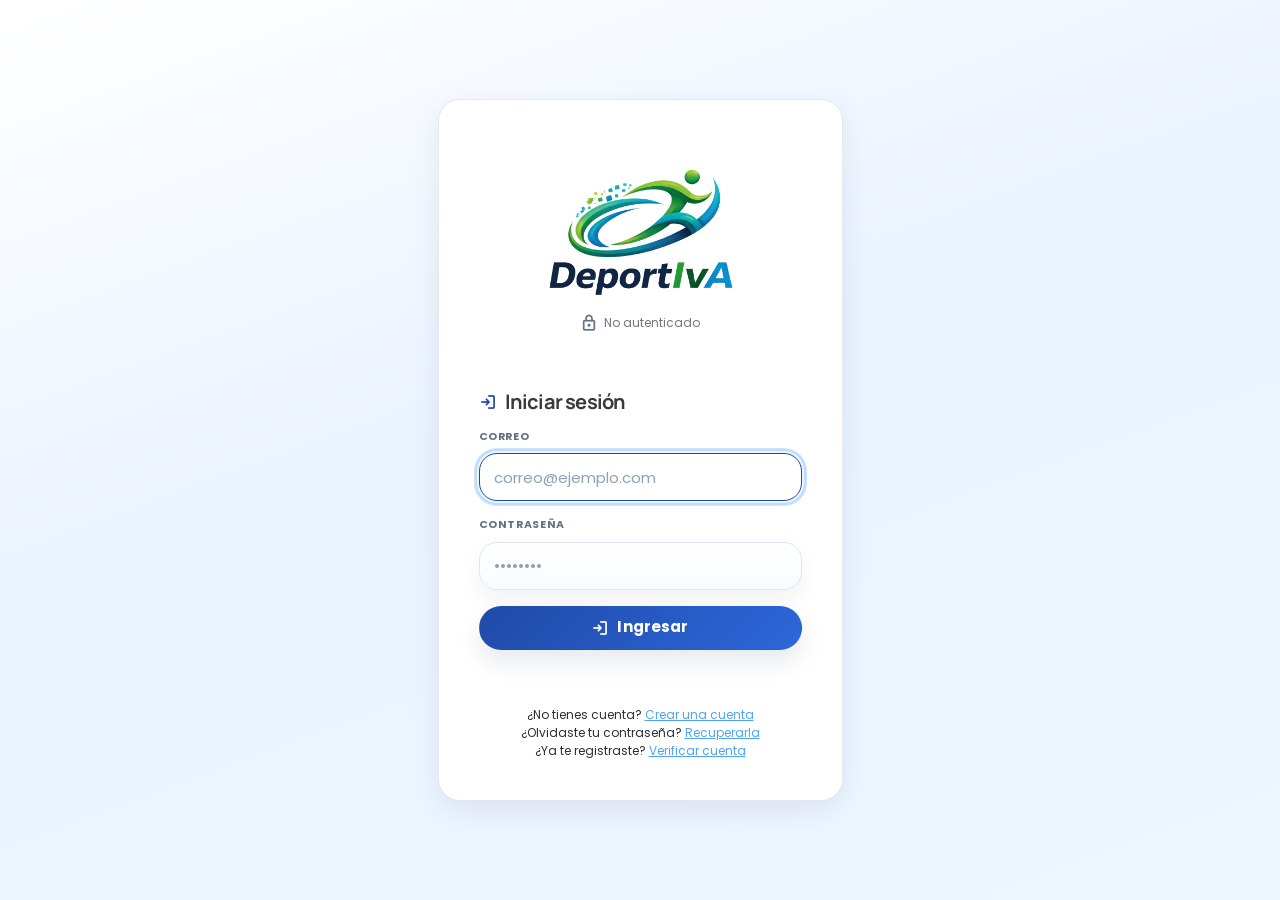
<file: index.html>
<!DOCTYPE html>
<html lang="es">
<head>
  <meta charset="UTF-8" />
  <meta name="viewport" content="width=device-width, initial-scale=1.0"/>
  <title>DeportIvA</title>
  <meta name="application-name" content="DeportIvA" />
  <meta name="theme-color" content="#1F4AA8" />
  <meta name="apple-mobile-web-app-capable" content="yes" />
  <meta name="apple-mobile-web-app-status-bar-style" content="default" />
  <meta name="apple-mobile-web-app-title" content="DeportIvA" />
  <link rel="manifest" href="manifest.webmanifest" />
  <link rel="icon" type="image/png" sizes="32x32" href="favicon-32x32.png?v=20260528a" />
  <link rel="icon" type="image/png" sizes="16x16" href="favicon-16x16.png?v=20260528a" />
  <link rel="icon" href="favicon.ico?v=20260528a" sizes="any" />
  <link rel="apple-touch-icon" href="apple-touch-icon.png?v=20260528a" />

  <!-- W3.css -->
  <link rel="stylesheet" href="https://www.w3schools.com/w3css/4/w3.css"/>

  <!-- Fuente ligera -->
  <link rel="preconnect" href="https://fonts.googleapis.com">
  <link href="https://fonts.googleapis.com/css2?family=Poppins:wght@400;500;600;700&family=Manrope:wght@600;700;800&display=swap" rel="stylesheet">
  <link rel="stylesheet" href="https://fonts.googleapis.com/css2?family=Material+Symbols+Rounded:opsz,wght,FILL,GRAD@20..48,500,0,0">

  <!-- Estilos propios -->
  <link rel="stylesheet" href="css/style.css?v=20260527a"/>
</head>
<body class="bg">

  <!-- Contenedor principal -->
  <div class="w3-container w3-padding-24">
    <div class="card w3-margin-auto">

      <!-- Header con logotipo minimalista -->
      <div class="w3-center w3-padding-24">
        <div class="logo w3-center w3-margin-bottom">
          <img
            src="images/deportiva-logo.png"
            alt="DeportIvA"
            class="logo-image">
        </div>
        <!-- Logo already includes the brand text -->
        <div id="authStatus" class="w3-small w3-margin-top w3-text-grey" role="status" aria-live="polite"></div>
      </div>

      <!-- Contenido intercambiable -->
      <div class="w3-container w3-padding-16">

        <!-- LOGIN (vista por defecto) -->
        <div id="view-login" class="view active">
          <h4 class="w3-text-dark-gray w3-margin-top-0"><span class="ui-icon-label"><span class="ui-icon ui-icon--brand" aria-hidden="true">login</span><span>Iniciar sesión</span></span></h4>
          <form id="loginForm" novalidate>
            <label for="logEmail" class="w3-small w3-text-grey">Correo</label>
            <input id="logEmail" class="w3-input w3-border w3-margin-bottom"
                   type="email" placeholder="correo@ejemplo.com" autocomplete="email" aria-describedby="logMsg" required>
            <label for="logPass" class="w3-small w3-text-grey">Contraseña</label>
            <input id="logPass" class="w3-input w3-border"
                   type="password" placeholder="••••••••" autocomplete="current-password" aria-describedby="logMsg" required>

            <button id="logSubmitBtn" class="w3-button w3-indigo w3-margin-top w3-block"
                  type="submit"><span class="ui-icon-label"><span class="ui-icon ui-icon--current" aria-hidden="true">login</span><span>Ingresar</span></span></button>
            <div id="logMsg" class="auth-message w3-center w3-small w3-margin-top" role="status" aria-live="polite"></div>
          </form>

          <div class="w3-center w3-margin-top w3-small">
            ¿No tienes cuenta?
            <button type="button" class="link-button" data-go-view="register">Crear una cuenta</button><br>
            ¿Olvidaste tu contraseña?
            <button type="button" class="link-button" data-go-view="forgot">Recuperarla</button><br>
            ¿Ya te registraste?
            <button type="button" class="link-button" data-go-view="verify">Verificar cuenta</button>
          </div>
        </div>

        <!-- REGISTRO -->
        <div id="view-register" class="view">
          <h4 class="w3-text-dark-gray w3-margin-top-0"><span class="ui-icon-label"><span class="ui-icon ui-icon--brand" aria-hidden="true">person_add</span><span>Crear cuenta</span></span></h4>
          <form id="registerForm" novalidate>
            <label for="regEmail" class="w3-small w3-text-grey">Correo</label>
            <input id="regEmail" class="w3-input w3-border w3-margin-bottom"
                   type="email" placeholder="correo@ejemplo.com" autocomplete="email" aria-describedby="regMsg" required>

            <div class="w3-row-padding no-left-right">
              <div class="w3-half s12">
                <label for="regPass" class="w3-small w3-text-grey">Contraseña</label>
                <input id="regPass" class="w3-input w3-border"
                       type="password" placeholder="Mín. 8 caracteres" autocomplete="new-password" aria-describedby="regMsg" required>
              </div>
              <div class="w3-half s12">
                <label for="regConfirm" class="w3-small w3-text-grey">Confirmar contraseña</label>
                <input id="regConfirm" class="w3-input w3-border"
                       type="password" placeholder="Repite tu contraseña" autocomplete="new-password" aria-describedby="regMsg" required>
              </div>
            </div>

            <button id="regSubmitBtn" class="w3-button w3-blue w3-margin-top w3-block"
                  type="submit"><span class="ui-icon-label"><span class="ui-icon ui-icon--current" aria-hidden="true">person_add</span><span>Crear cuenta</span></span></button>
            <div id="regMsg" class="auth-message w3-center w3-small w3-margin-top" role="status" aria-live="polite"></div>
          </form>

          <div class="w3-center w3-small w3-margin-top">
            ¿Ya tienes cuenta?
            <button type="button" class="link-button" data-go-view="login">Ingresar</button>
          </div>
        </div>

        <!-- VERIFICACIÓN -->
        <div id="view-verify" class="view">
          <h4 class="w3-text-dark-gray w3-margin-top-0"><span class="ui-icon-label"><span class="ui-icon ui-icon--brand" aria-hidden="true">verified_user</span><span>Verificar cuenta</span></span></h4>
          <p class="w3-small w3-text-grey">
            Te enviamos un código a tu correo. Ingrésalo para activar tu cuenta.
          </p>
          <form id="verifyForm" novalidate>
            <label for="verEmail" class="w3-small w3-text-grey">Correo</label>
            <input id="verEmail" class="w3-input w3-border w3-margin-bottom"
                   type="email" placeholder="correo@ejemplo.com" autocomplete="email" aria-describedby="verMsg" required>
            <label for="verCode" class="w3-small w3-text-grey">Código de verificación</label>
            <input id="verCode" class="w3-input w3-border"
                   type="text" placeholder="p. ej. CwN0_H0F..." aria-describedby="verMsg" required>

            <button id="verSubmitBtn" class="w3-button w3-blue w3-margin-top w3-block"
                  type="submit"><span class="ui-icon-label"><span class="ui-icon ui-icon--current" aria-hidden="true">verified_user</span><span>Verificar</span></span></button>
            <div id="verMsg" class="auth-message w3-center w3-small w3-margin-top" role="status" aria-live="polite"></div>
          </form>

          <div class="w3-center w3-small w3-margin-top">
            ¿Aún no tienes cuenta?
            <button type="button" class="link-button" data-go-view="register">Crear cuenta</button> ·
            <button type="button" class="link-button" data-go-view="login">Volver a ingresar</button>
          </div>
        </div>

        <!-- OLVIDÉ MI CONTRASEÑA -->
        <div id="view-forgot" class="view">
          <h4 class="w3-text-dark-gray w3-margin-top-0"><span class="ui-icon-label"><span class="ui-icon ui-icon--brand" aria-hidden="true">mark_email_read</span><span>Recuperar contraseña</span></span></h4>
          <form id="forgotForm" novalidate>
            <label for="fpEmail" class="w3-small w3-text-grey">Correo</label>
            <input id="fpEmail" class="w3-input w3-border"
                   type="email" placeholder="correo@ejemplo.com" autocomplete="email" aria-describedby="fpMsg" required>

            <button id="fpSubmitBtn" class="w3-button w3-indigo w3-margin-top w3-block"
                  type="submit"><span class="ui-icon-label"><span class="ui-icon ui-icon--current" aria-hidden="true">mail</span><span>Enviar enlace</span></span></button>
            <div id="fpMsg" class="auth-message w3-center w3-small w3-margin-top" role="status" aria-live="polite"></div>
          </form>

          <div class="w3-center w3-small w3-margin-top">
            <button type="button" class="link-button" data-go-view="login">Volver a ingresar</button>
          </div>
        </div>

        <!-- CAMBIAR CONTRASEÑA (requiere sesión) -->
        <div id="view-change" class="view">
          <div class="w3-panel w3-pale-red w3-round-large w3-small w3-margin-bottom">
            <span class="ui-icon-label"><span class="ui-icon ui-icon--brand" aria-hidden="true">lock_reset</span><span>Cambiar contraseña</span></span>
          </div>

          <form id="changePasswordForm" novalidate>
            <label for="cpCurrent" class="w3-small w3-text-grey">Contraseña actual</label>
            <input id="cpCurrent" class="w3-input w3-border"
                   type="password" placeholder="••••••••" autocomplete="current-password" aria-describedby="cpMsg" required>

            <div class="w3-row-padding no-left-right">
              <div class="w3-half s12">
                <label for="cpNew" class="w3-small w3-text-grey">Nueva contraseña</label>
                <input id="cpNew" class="w3-input w3-border" type="password" autocomplete="new-password" aria-describedby="cpMsg" required>
              </div>
              <div class="w3-half s12">
                <label for="cpConfirm" class="w3-small w3-text-grey">Confirmar nueva</label>
                <input id="cpConfirm" class="w3-input w3-border" type="password" autocomplete="new-password" aria-describedby="cpMsg" required>
              </div>
            </div>

            <button id="cpSubmitBtn" class="w3-button w3-teal w3-margin-top w3-block"
                  type="submit"><span class="ui-icon-label"><span class="ui-icon ui-icon--current" aria-hidden="true">lock_reset</span><span>Cambiar</span></span></button>
            <div id="cpMsg" class="auth-message w3-center w3-small w3-margin-top" role="status" aria-live="polite"></div>
          </form>

          <div class="w3-center w3-small w3-margin-top">
            <button type="button" class="link-button" data-go-view="login">Volver a ingresar</button> ·
            <button type="button" class="link-button" data-auth-logout="true">Cerrar sesión</button>
          </div>
        </div>

      </div>

    </div>
  </div>

  <script src="js/config.js?v=20260513a"></script>
  <script src="js/app.js?v=20260527a"></script>
  <script src="js/pwa.js?v=20260528a"></script>
</body>
</html>
</file>
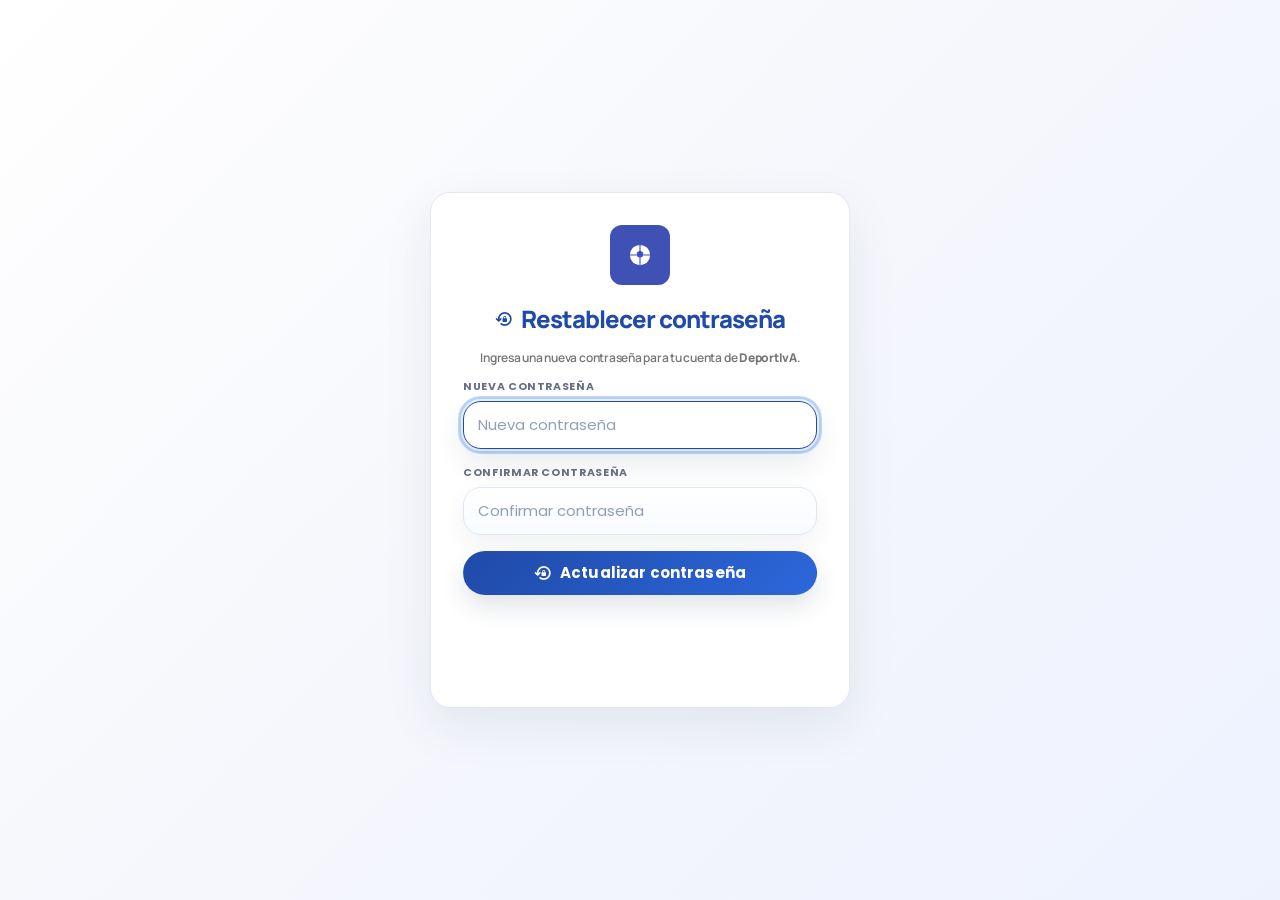
<file: reset.html>
<!DOCTYPE html>
<html lang="es">
<head>
  <meta charset="UTF-8">
  <meta name="viewport" content="width=device-width, initial-scale=1.0">
  <title>Restablecer contraseña | DeportIvA</title>
  <meta name="application-name" content="DeportIvA">
  <meta name="theme-color" content="#1F4AA8">
  <meta name="apple-mobile-web-app-capable" content="yes">
  <meta name="apple-mobile-web-app-status-bar-style" content="default">
  <meta name="apple-mobile-web-app-title" content="DeportIvA">
  <link rel="manifest" href="manifest.webmanifest">
  <link rel="icon" type="image/png" sizes="32x32" href="favicon-32x32.png?v=20260528a">
  <link rel="icon" type="image/png" sizes="16x16" href="favicon-16x16.png?v=20260528a">
  <link rel="icon" href="favicon.ico?v=20260528a" sizes="any">
  <link rel="apple-touch-icon" href="apple-touch-icon.png?v=20260528a">

  <!-- W3.CSS + fuente -->
  <link rel="stylesheet" href="https://www.w3schools.com/w3css/4/w3.css">
  <link href="https://fonts.googleapis.com/css2?family=Poppins:wght@400;500;600;700&family=Manrope:wght@600;700;800&display=swap" rel="stylesheet">
  <link rel="stylesheet" href="https://fonts.googleapis.com/css2?family=Material+Symbols+Rounded:opsz,wght,FILL,GRAD@20..48,500,0,0">
  <link rel="stylesheet" href="css/style.css?v=20260527a">

  <style>
    body {
      background: linear-gradient(135deg, #ffffff 0%, #f7f8fc 40%, #eef2ff 100%);
      font-family: "Poppins", system-ui, sans-serif;
      display: flex;
      align-items: center;
      justify-content: center;
      min-height: 100vh;
      height: auto;
      padding: 16px;
      color: #1F2937;
    }

    .card {
      background: white;
      border-radius: 20px;
      padding: 32px;
      width: 100%;
      max-width: 420px;
      box-shadow: 0 18px 50px rgba(31,41,55,.08);
      text-align: center;
    }

    .logo {
      width: 60px; height: 60px;
      display: flex; align-items: center; justify-content: center;
      background-color: #3F51B5; color: white;
      border-radius: 12px;
      margin: 0 auto 16px;
    }

    h3,
    .card > p.w3-small {
      font-family: "Manrope", "Poppins", system-ui, sans-serif;
    }

    h3 {
      letter-spacing: -0.04em;
      font-weight: 800;
    }

    .card > p.w3-small {
      letter-spacing: -0.02em;
      font-weight: 600;
    }

    .card label[for] {
      display: block;
      margin-bottom: 8px;
      color: #667085 !important;
      font-size: 0.72rem !important;
      font-weight: 700;
      letter-spacing: 0.06em;
      text-transform: uppercase;
    }

    .w3-input {
      min-height: 48px;
      height: 48px;
      border-radius: 18px;
      border: 1px solid #dbe7f5 !important;
      background: linear-gradient(180deg, #ffffff 0%, #f8fbff 100%);
      box-shadow: 0 10px 24px rgba(15,38,68,.06);
      padding: 0 14px;
      color: #0F2644;
      transition: border-color .18s ease, box-shadow .18s ease, background-color .18s ease;
    }

    .w3-input::placeholder {
      color: #91a0b5;
    }

    .btn {
      display: inline-flex;
      align-items: center;
      justify-content: center;
      gap: 8px;
      background: linear-gradient(135deg, #1F4AA8, #2d67da);
      color: white;
      border: 1px solid transparent;
      border-radius: 999px;
      min-height: 44px;
      padding: 10px 16px;
      width: 100%;
      cursor: pointer;
      font-weight: 700;
      letter-spacing: 0.01em;
      box-shadow: 0 12px 24px rgba(15,38,68,.12);
      transition: transform .15s ease, box-shadow .15s ease, filter .15s ease;
    }

    .btn:hover {
      transform: translateY(-1px);
      filter: brightness(1.03);
      box-shadow: 0 14px 28px rgba(15,38,68,.16);
    }
    .btn:focus-visible,
    .w3-input:focus-visible {
      outline: 3px solid rgba(59,130,246,.3);
      outline-offset: 2px;
      border-color: #1F4AA8 !important;
      background: #fff;
      box-shadow: 0 0 0 4px rgba(79,163,247,.12), 0 14px 30px rgba(15,38,68,.10);
    }

    .btn[disabled] {
      opacity: .72;
      cursor: not-allowed;
    }

    .ok { color: #16A34A; }
    .err { color: #DC2626; }
    .fade { opacity: 0.6; transition: opacity .3s ease; }
    .feedback { min-height: 24px; }

    @media (max-width: 480px) {
      body {
        align-items: stretch;
        padding: 12px;
      }

      .card {
        max-width: none;
        padding: 24px 18px;
        margin: auto 0;
      }
    }
  </style>
</head>
<body>
  <div class="card">
    <div class="logo">
      <svg viewBox="0 0 64 64" width="36" height="36">
        <circle cx="32" cy="32" r="18" fill="white"/>
        <path d="M14 32h36M32 14v36" stroke="#3F51B5" stroke-width="2"/>
        <polygon points="32,24 38,28 36,36 28,36 26,28" fill="#3F51B5"/>
      </svg>
    </div>

    <h3 class="w3-text-indigo"><span class="ui-icon-label"><span class="ui-icon ui-icon--brand" aria-hidden="true">lock_reset</span><span>Restablecer contraseña</span></span></h3>
    <p class="w3-small w3-text-grey">
      Ingresa una nueva contraseña para tu cuenta de <b>DeportIvA</b>.
    </p>

    <form id="resetForm" novalidate>
      <label for="newPass" class="w3-small w3-text-grey w3-left-align" style="display:block;margin-bottom:6px;">Nueva contraseña</label>
      <input id="newPass" class="w3-input w3-border w3-margin-bottom" type="password" placeholder="Nueva contraseña" autocomplete="new-password" aria-describedby="msg" required>
      <label for="confirmPass" class="w3-small w3-text-grey w3-left-align" style="display:block;margin-bottom:6px;">Confirmar contraseña</label>
      <input id="confirmPass" class="w3-input w3-border" type="password" placeholder="Confirmar contraseña" autocomplete="new-password" aria-describedby="msg" required>

      <button id="resetSubmitBtn" class="btn w3-margin-top" type="submit"><span class="ui-icon-label"><span class="ui-icon ui-icon--current" aria-hidden="true">lock_reset</span><span>Actualizar contraseña</span></span></button>
    </form>

    <div id="msg" class="feedback w3-small w3-margin-top" role="status" aria-live="polite"></div>
    <div id="redirect" class="feedback w3-small w3-text-grey w3-margin-top" role="status" aria-live="polite"></div>
  </div>

  <script src="js/config.js?v=20260513a"></script>
  <script src="js/reset.js?v=20260527a"></script>
  <script src="js/pwa.js?v=20260528a"></script>
</body>
</html>
</file>
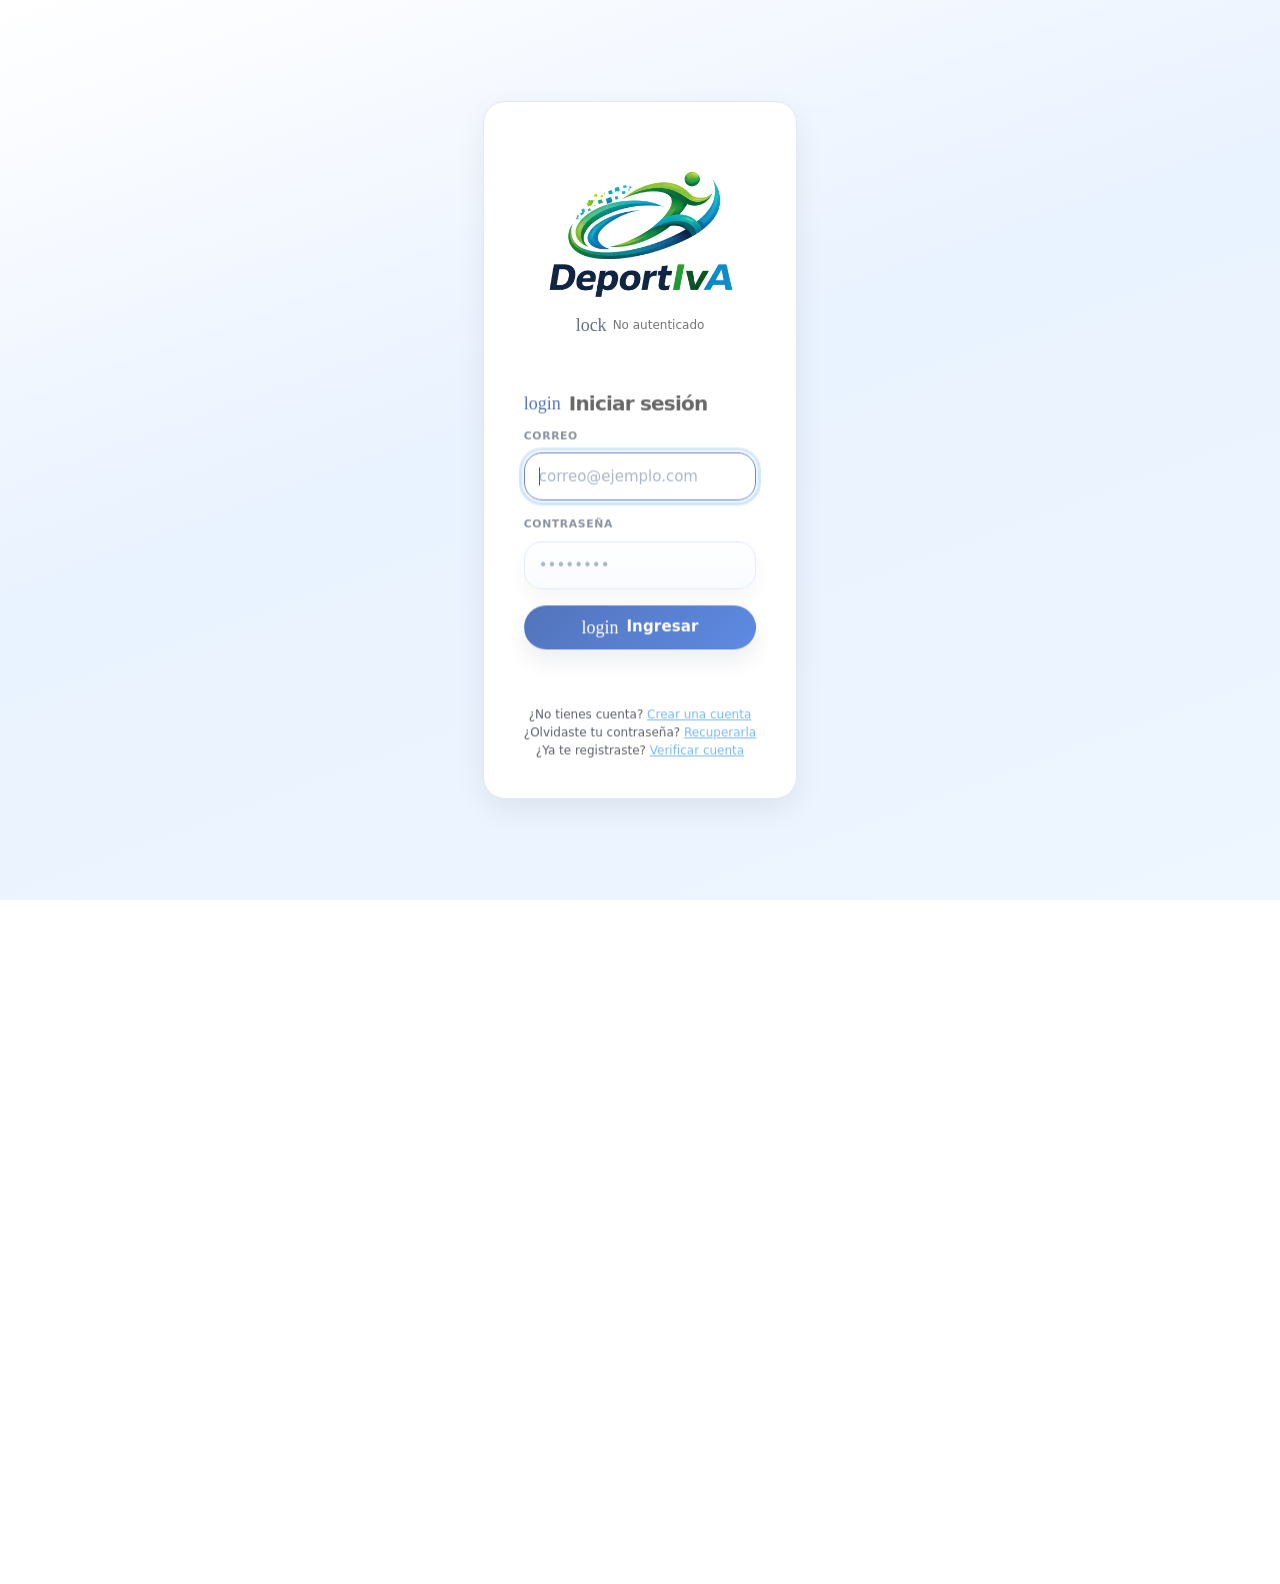
<file: stats.html>
<!DOCTYPE html>
<html lang="es">
<head>
  <meta charset="UTF-8" />
  <meta name="viewport" content="width=device-width, initial-scale=1.0"/>
  <title>DeportIvA — Estadísticas</title>
  <meta name="application-name" content="DeportIvA" />
  <meta name="theme-color" content="#1F4AA8" />
  <meta name="apple-mobile-web-app-capable" content="yes" />
  <meta name="apple-mobile-web-app-status-bar-style" content="default" />
  <meta name="apple-mobile-web-app-title" content="DeportIvA" />
  <link rel="manifest" href="manifest.webmanifest" />
  <link rel="icon" type="image/png" sizes="32x32" href="favicon-32x32.png?v=20260528a">
  <link rel="icon" type="image/png" sizes="16x16" href="favicon-16x16.png?v=20260528a">
  <link rel="icon" href="favicon.ico?v=20260528a" sizes="any">
  <link rel="apple-touch-icon" href="apple-touch-icon.png?v=20260528a">
  <link rel="stylesheet" href="https://www.w3schools.com/w3css/4/w3.css">
  <link rel="stylesheet" href="https://fonts.googleapis.com/css2?family=Poppins:wght@400;500;600;700&family=Manrope:wght@600;700;800&display=swap">
  <link rel="stylesheet" href="https://fonts.googleapis.com/css2?family=Material+Symbols+Rounded:opsz,wght,FILL,GRAD@20..48,500,0,0">
  <link rel="stylesheet" href="css/style.css?v=20260527a">
  <style>
    body { font-family: 'Poppins', sans-serif; }

    /* ── Main tabs ── */
    .main-tab-btn {
      border: 1px solid #dbe7f5;
      background: linear-gradient(180deg, #ffffff 0%, #f8fbff 100%);
      box-shadow: 0 12px 24px rgba(15,38,68,.10);
      padding: 10px 24px;
      margin-right: 6px;
      border-radius: 999px;
      cursor: pointer;
      font-size: 0.95em;
      font-weight: 700;
      color: #0F2644;
      transition: transform .15s ease, box-shadow .15s ease, background .15s ease, border-color .15s ease, color .15s ease;
    }
    .main-tab-btn:hover {
      transform: translateY(-1px);
      box-shadow: 0 14px 28px rgba(15,38,68,.14);
    }
    .main-tab-btn.active {
      background: linear-gradient(135deg,#1F4AA8,#2d67da);
      color: #fff;
      border-color: transparent;
      box-shadow: 0 14px 28px rgba(31,74,168,.20);
    }

    /* ── Filter pills ── */
    .pill-btn {
      border: 1px solid #dbe7f5;
      background: linear-gradient(180deg, #ffffff 0%, #f8fbff 100%);
      box-shadow: 0 10px 22px rgba(15,38,68,.08);
      padding: 6px 14px;
      margin-right: 4px;
      margin-bottom: 4px;
      border-radius: 999px;
      cursor: pointer;
      font-size: 0.82em;
      font-weight: 700;
      color:#0F2644;
      transition: transform .15s ease, box-shadow .15s ease, background .15s ease, border-color .15s ease, color .15s ease;
    }
    .pill-btn:hover {
      transform: translateY(-1px);
      box-shadow: 0 12px 24px rgba(15,38,68,.12);
    }
    .pill-btn.active-period { background: linear-gradient(135deg,#1F4AA8,#2d67da); color: #fff; border-color: transparent; }
    .pill-btn.active-venue  { background: linear-gradient(135deg,#9BE000,#6FB300); color: #0F2644; border-color: transparent; }

    /* ── Summary cards ── */
    .scard {
      background: linear-gradient(180deg,#ffffff 0%,#f5faff 100%);
      color:#0F2644; border-radius:18px; padding:16px 20px;
      text-align:center; margin:6px; border:1px solid #dbe7f5; position:relative; overflow:hidden;
      box-shadow:0 14px 32px rgba(15,38,68,.08);
    }
    .scard::before {
      content:""; position:absolute; inset:0 auto 0 0; width:6px;
      background: linear-gradient(180deg,#0F2644,#1F4AA8);
    }
    .scard.green::before  { background: linear-gradient(180deg,#9BE000,#6FB300); }
    .scard.orange::before { background: linear-gradient(180deg,#1F4AA8,#0F2644); }
    .scard.blue::before   { background: linear-gradient(180deg,#58D6E8,#4FA3F7); }
    .scard.gray::before   { background: linear-gradient(180deg,#4FA3F7,#1F4AA8); }
    .scard-val    { font-size:2em; font-weight:700; }
    .scard-lbl    { font-size:0.78em; opacity:.92; color:#5f718a; }

    /* ── Team table ── */
    .team-row {
      display:grid;
      grid-template-columns: 2fr repeat(7,1fr);
      padding:11px 8px; border-bottom:1px solid #eee;
      align-items:center; font-size:0.88em;
    }
    .team-row.hdr { background:#f5f5f5; font-weight:600; font-size:0.8em; }

    .stats-mobile-card-list {
      display:flex;
      flex-direction:column;
      gap:12px;
    }

    .stats-mobile-card {
      background:#fff;
      border:1px solid #e6ebf5;
      border-radius:16px;
      padding:14px;
      box-shadow:0 8px 24px rgba(15, 23, 42, 0.06);
    }

    .stats-mobile-card-head {
      display:flex;
      align-items:flex-start;
      justify-content:space-between;
      gap:10px;
      margin-bottom:12px;
    }

    .stats-mobile-card-title {
      font-size:0.98em;
      font-weight:600;
      color:#1f2937;
    }

    .stats-mobile-card-subtitle {
      margin-top:3px;
      font-size:0.78em;
      color:#6b7280;
      line-height:1.35;
    }

    .stats-mobile-card-badges {
      display:flex;
      flex-wrap:wrap;
      justify-content:flex-end;
      gap:6px;
    }

    .stats-mobile-metrics {
      display:grid;
      grid-template-columns:repeat(2, minmax(0, 1fr));
      gap:8px;
    }

    .stats-mobile-metric {
      background:#f6f8fc;
      border-radius:12px;
      padding:9px 10px;
      min-width:0;
    }

    .stats-mobile-metric-label {
      font-size:0.68em;
      color:#667085;
      letter-spacing:0.04em;
      text-transform:uppercase;
    }

    .stats-mobile-metric-value {
      margin-top:3px;
      font-size:1em;
      font-weight:700;
      color:#111827;
    }

    /* ── Phase cards ── */
    .phase-card { text-align:center; padding:14px; background:#f8f9fa; border-radius:12px; margin:4px; }
    .phase-card .pval { font-size:1.8em; font-weight:700; }
    .phase-card .plbl { font-size:0.72em; color:#666; margin-top:4px; }
    .phase-card.first  .pval { color:#1F4AA8; }
    .phase-card.second .pval { color:#6FB300; }
    .phase-card.extra  .pval { color:#58D6E8; }

    /* ── Player stat boxes ── */
    .pstat { text-align:center; padding:14px 8px; }
    .pstat .pval { font-size:2em; font-weight:700; color:#1565c0; }
    .pstat .plbl { font-size:0.78em; color:#666; }

    /* ── Match history table ── */
    .mh-row {
      display:grid;
      grid-template-columns: 90px 1fr 60px 50px 50px 50px 40px 40px 36px;
      padding:9px 8px; border-bottom:1px solid #eee;
      align-items:center; font-size:0.83em;
    }
    .mh-row.hdr { background:#f5f5f5; font-weight:600; font-size:0.78em; }

    /* ── Badges ── */
    .badge {
      display:inline-block; padding:4px 10px;
      border-radius:999px; font-size:10px; font-weight:700; border:1px solid transparent;
    }
    .badge.won  { background:rgba(155,224,0,.16); color:#486b00; border-color:rgba(155,224,0,.3); }
    .badge.draw { background:rgba(88,214,232,.16); color:#0b6e8d; border-color:rgba(88,214,232,.28); }
    .badge.lost { background:rgba(220,38,38,.12); color:#b42318; border-color:rgba(220,38,38,.2); }
    .badge.local     { background:rgba(79,163,247,.14); color:#1F4AA8; border-color:rgba(79,163,247,.28); }
    .badge.visita { background:rgba(31,74,168,.12); color:#0F2644; border-color:rgba(31,74,168,.24); }

    /* ── Selects ── */
    .filter-select {
      min-height: 48px;
      border: 1px solid #dbe7f5;
      border-radius: 18px;
      padding: 10px 14px;
      font-size: 0.88em;
      font-weight: 600;
      color: #0F2644;
      cursor: pointer;
      background: linear-gradient(180deg, #ffffff 0%, #f8fbff 100%);
      box-shadow: 0 10px 24px rgba(15,38,68,.06);
      outline: none;
      transition: border-color .18s ease, box-shadow .18s ease, background-color .18s ease;
    }

    .filter-select:hover {
      border-color: #c7d9ef;
      box-shadow: 0 12px 28px rgba(15,38,68,.08);
    }

    .filter-select:focus,
    .filter-select:focus-visible {
      border-color: #1F4AA8;
      background: #fff;
      outline: 3px solid rgba(79,163,247,.28);
      outline-offset: 2px;
      box-shadow: 0 0 0 4px rgba(79,163,247,.12), 0 14px 30px rgba(15,38,68,.10);
    }

    .stats-player-select-wrap {
      display:flex;
      align-items:center;
      gap:8px;
      flex:1 1 240px;
      min-width:0;
    }

    .stats-player-select-wrap .filter-select {
      min-width:0;
      width:100%;
      max-width:100%;
    }

    .stats-player-name {
      margin:0;
      color:#fff;
      line-height:1.25;
      white-space:normal;
      overflow-wrap:anywhere;
      word-break:break-word;
    }

    #teamTableContent,
    #playerHistoryContent {
      overflow-x: auto;
      -webkit-overflow-scrolling: touch;
    }

    @media (max-width: 768px) {
      .stats-player-select-wrap {
        flex:1 1 100%;
        width:100%;
      }

      .main-tab-btn {
        flex: 1 1 calc(50% - 6px);
        margin-right: 0;
      }

      .scard {
        flex: 1 1 calc(50% - 12px);
        min-width: 140px;
        margin: 0;
      }

      .team-row {
        min-width: 720px;
      }

      .mh-row {
        min-width: 860px;
      }
    }

    @media (max-width: 520px) {
      .main-tab-btn,
      .scard,
      .phase-card {
        flex: 1 1 100% !important;
        width: 100%;
      }

      .pill-btn {
        margin-right: 0;
      }
    }
  </style>
</head>
<body class="w3-light-gray">

  <!-- Topbar -->
  <div class="app-topbar w3-blue w3-card">
    <div class="app-topbar-left">
      <a href="dashboard.html" class="w3-button w3-white w3-round-xxlarge w3-small app-topbar-btn"><span class="ui-icon-label"><span class="ui-icon ui-icon--brand" aria-hidden="true">arrow_back</span><span>Volver</span></span></a>
      <div class="app-topbar-brand-block">
        <span class="app-brand"><b>DeportIvA</b></span>
        <span id="academyTopbarName" class="app-academy-name">Ginga Academy</span>
        <span id="userBadge" class="w3-small app-user-badge"></span>
      </div>
    </div>

    <div class="app-topbar-right">
      <span class="w3-small app-topbar-page-title"><b><span class="ui-icon-label"><span class="ui-icon ui-icon--accent" aria-hidden="true">query_stats</span><span>Estadísticas</span></span></b></span>
    </div>
  </div>

  <div class="w3-content" style="max-width:1200px; padding:16px;">

    <!-- Loading -->
    <div id="loadingSpinner" class="w3-center w3-padding-64">
      <div class="w3-text-blue w3-xlarge">Cargando estadísticas…</div>
    </div>

    <!-- Main content -->
    <div id="mainContent" class="w3-hide">

      <!-- ── Main tab switcher ── -->
      <div class="w3-card w3-white w3-round-large w3-padding w3-margin-bottom">
        <div style="display:flex;align-items:center;flex-wrap:wrap;gap:8px">
          <b style="margin-right:8px">Vista:</b>
          <button class="main-tab-btn active" id="tabTeamBtn"   onclick="switchTab('team')"><span class="ui-icon-label"><span class="ui-icon ui-icon--current" aria-hidden="true">groups</span><span>Por equipo</span></span></button>
          <button class="main-tab-btn"        id="tabPlayerBtn" onclick="switchTab('player')"><span class="ui-icon-label"><span class="ui-icon ui-icon--current" aria-hidden="true">person</span><span>Por jugador</span></span></button>
        </div>
      </div>

      <!-- ════════════════════════════════════════
           TAB: EQUIPO
      ════════════════════════════════════════ -->
      <div id="tabTeam">

        <!-- Filters row -->
        <div class="w3-card w3-white w3-round-large w3-padding w3-margin-bottom">
          <div class="w3-row-padding" style="display:flex;flex-wrap:wrap;align-items:center;gap:12px;">

            <!-- Level selector -->
            <div style="display:flex;align-items:center;gap:8px;flex:1;min-width:220px;">
              <span class="ui-icon ui-icon--brand" aria-hidden="true">groups</span>
              <select id="teamLevelSelect" class="filter-select" style="flex:1" onchange="onTeamLevelChange()">
                <option value="">Todos los equipos</option>
              </select>
            </div>

            <!-- Period -->
            <div style="display:flex;align-items:center;gap:4px;flex-wrap:wrap;">
              <span class="ui-icon ui-icon--brand" aria-hidden="true">calendar_month</span>
              <button class="pill-btn active-period" id="tp-all"     onclick="setTeamPeriod('all')">Todo</button>
              <button class="pill-btn"               id="tp-year"    onclick="setTeamPeriod('year')">Año</button>
              <button class="pill-btn"               id="tp-quarter" onclick="setTeamPeriod('quarter')">3 meses</button>
              <button class="pill-btn"               id="tp-month"   onclick="setTeamPeriod('month')">Mes</button>
            </div>

            <!-- Venue -->
            <div style="display:flex;align-items:center;gap:4px;flex-wrap:wrap;">
              <span class="ui-icon ui-icon--brand" aria-hidden="true">stadium</span>
              <button class="pill-btn active-venue" id="tv-all"       onclick="setTeamVenue('all')">Ambas</button>
              <button class="pill-btn"              id="tv-local"     onclick="setTeamVenue('local')"><span class="ui-icon-label ui-icon-label--compact"><span class="ui-icon ui-icon--current" aria-hidden="true">home</span><span>Local</span></span></button>
              <button class="pill-btn"              id="tv-visita" onclick="setTeamVenue('visita')"><span class="ui-icon-label ui-icon-label--compact"><span class="ui-icon ui-icon--current" aria-hidden="true">flight_takeoff</span><span>Visita</span></span></button>
            </div>
          </div>
        </div>

        <!-- Team stats loading -->
        <div id="teamLoading" class="w3-center w3-text-gray w3-padding">Cargando…</div>
        <div id="teamData" class="w3-hide">

          <!-- Summary cards -->
          <div id="teamSummaryCards" class="w3-margin-bottom" style="display:flex;flex-wrap:wrap;justify-content:center;"></div>

          <!-- Match table -->
          <div class="w3-card w3-white w3-round-large w3-padding w3-margin-bottom">
            <h4 class="w3-text-blue" style="margin-top:0"><span class="ui-icon-label"><span class="ui-icon ui-icon--brand" aria-hidden="true">assignment</span><span>Resultados por equipo</span></span></h4>
            <div id="teamTableContent"></div>
          </div>

          <!-- Goals by phase -->
          <div class="w3-card w3-white w3-round-large w3-padding w3-margin-bottom">
            <h4 class="w3-text-blue" style="margin-top:0"><span class="ui-icon-label"><span class="ui-icon ui-icon--brand" aria-hidden="true">timer</span><span>Goles por fase del partido</span></span></h4>
            <div id="teamGoalsPhase"></div>
          </div>

        </div>
        <div id="teamEmpty" class="w3-hide w3-center w3-text-gray w3-padding-32">
          No hay partidos registrados con estos filtros.
        </div>

      </div><!-- /tabTeam -->


      <!-- ════════════════════════════════════════
           TAB: JUGADOR
      ════════════════════════════════════════ -->
      <div id="tabPlayer" class="w3-hide">

        <!-- Filters row -->
        <div class="w3-card w3-white w3-round-large w3-padding w3-margin-bottom">
          <div class="w3-row-padding" style="display:flex;flex-wrap:wrap;align-items:center;gap:12px;">

            <!-- Player selector -->
            <div class="stats-player-select-wrap">
              <span class="ui-icon ui-icon--brand" aria-hidden="true">person</span>
              <select id="playerSelect" class="filter-select" style="flex:1" onchange="onPlayerChange()">
                <option value="">— Selecciona un jugador —</option>
              </select>
            </div>

            <!-- Period -->
            <div style="display:flex;align-items:center;gap:4px;flex-wrap:wrap;">
              <span class="ui-icon ui-icon--brand" aria-hidden="true">calendar_month</span>
              <button class="pill-btn active-period" id="pp-all"     onclick="setPlayerPeriod('all')">Todo</button>
              <button class="pill-btn"               id="pp-year"    onclick="setPlayerPeriod('year')">Año</button>
              <button class="pill-btn"               id="pp-quarter" onclick="setPlayerPeriod('quarter')">3 meses</button>
              <button class="pill-btn"               id="pp-month"   onclick="setPlayerPeriod('month')">Mes</button>
            </div>

            <!-- Venue -->
            <div style="display:flex;align-items:center;gap:4px;flex-wrap:wrap;">
              <span class="ui-icon ui-icon--brand" aria-hidden="true">stadium</span>
              <button class="pill-btn active-venue" id="pv-all"       onclick="setPlayerVenue('all')">Ambas</button>
              <button class="pill-btn"              id="pv-local"     onclick="setPlayerVenue('local')"><span class="ui-icon-label ui-icon-label--compact"><span class="ui-icon ui-icon--current" aria-hidden="true">home</span><span>Local</span></span></button>
              <button class="pill-btn"              id="pv-visita" onclick="setPlayerVenue('visita')"><span class="ui-icon-label ui-icon-label--compact"><span class="ui-icon ui-icon--current" aria-hidden="true">flight_takeoff</span><span>Visita</span></span></button>
            </div>
          </div>
        </div>

        <!-- Player prompt -->
        <div id="playerPrompt" class="w3-center w3-text-gray w3-padding-32">
          Selecciona un jugador para ver sus estadísticas.
        </div>
        <div id="playerLoading" class="w3-hide w3-center w3-text-gray w3-padding">Cargando…</div>

        <div id="playerData" class="w3-hide">

          <!-- Player name header -->
          <div class="w3-card w3-blue w3-round-large w3-padding w3-margin-bottom">
            <h3 id="playerNameHeader" class="stats-player-name"></h3>
          </div>

          <!-- Summary stats -->
          <div id="playerSummaryCards" class="w3-margin-bottom" style="display:flex;flex-wrap:wrap;justify-content:center;"></div>

          <!-- Match history -->
          <div class="w3-card w3-white w3-round-large w3-padding w3-margin-bottom">
            <h4 class="w3-text-blue" style="margin-top:0"><span class="ui-icon-label"><span class="ui-icon ui-icon--brand" aria-hidden="true">history</span><span>Historial de partidos</span></span></h4>
            <div id="playerHistoryContent"></div>
          </div>

        </div>
        <div id="playerEmpty" class="w3-hide w3-center w3-text-gray w3-padding-32">
          Sin partidos registrados para este jugador con los filtros actuales.
        </div>

      </div><!-- /tabPlayer -->

    </div><!-- /mainContent -->

    <!-- No access -->
    <div id="noAccessMsg" class="w3-hide w3-center w3-padding-64">
      <div class="w3-xlarge"><span class="ui-icon ui-icon--muted" aria-hidden="true">sentiment_neutral</span></div>
      <div class="w3-text-gray">No tienes equipos o jugadores asignados.</div>
      <a href="dashboard.html" class="w3-button w3-blue w3-round-large w3-margin-top"><span class="ui-icon-label"><span class="ui-icon ui-icon--inverse" aria-hidden="true">arrow_back</span><span>Volver al panel</span></span></a>
    </div>

  </div><!-- /content -->

<script src="js/config.js?v=20260428a"></script>
<script src="js/stats.js?v=20260527a"></script>
<script src="js/pwa.js?v=20260528a"></script>
</body>
</html>
</file>
<file: css/style.css>
:root {
  --navy:#0F2644;
  --indigo:#1F4AA8;
  --blue:#4FA3F7;
  --aqua:#58D6E8;
  --dark:#2B2F3A;
  --muted:#667085;
  --success:#9BE000;
  --success-dark:#6FB300;
  --aqua-soft: rgba(88,214,232,.16);
  --lime-soft: rgba(155,224,0,.16);
  --danger:#DC2626;
  --bg:#F2F5FB;

  --radius-xl: 22px;
  --radius-lg: 16px;
  --radius-md: 12px;
  --radius-sm: 8px;

  --font-body: "Poppins", system-ui, Segoe UI, Arial, sans-serif;
  --font-display: "Manrope", "Poppins", system-ui, Segoe UI, Arial, sans-serif;

  --shadow-soft: 0 6px 20px rgba(0,0,0,.08);
  --shadow-card: 0 10px 30px rgba(0,0,0,.07);
}

* { box-sizing:border-box }
body {
  font-family: var(--font-body);
  color:var(--dark);
  background:var(--bg);
}

h1,
h2,
h3,
h4,
h5,
h6,
.app-brand,
.app-topbar-page-title,
.dashboard-workspace-kicker,
.dashboard-workspace-title,
.dashboard-workspace-description,
.w3-card h3 + p,
.w3-card h4 + p,
.card h3 + p,
.card h4 + p {
  font-family: var(--font-display);
}

h1,
h2,
h3,
h4,
h5,
h6,
.app-brand,
.dashboard-workspace-title {
  letter-spacing: -0.04em;
}

h1,
h2 {
  font-weight: 800;
}

h3,
h4,
h5,
h6,
.app-brand,
.dashboard-workspace-title {
  font-weight: 700;
}

.app-topbar-page-title,
.dashboard-workspace-description,
.w3-card h3 + p,
.w3-card h4 + p,
.card h3 + p,
.card h4 + p {
  letter-spacing: -0.02em;
  font-weight: 600;
}

img,
svg {
  max-width: 100%;
  height: auto;
}

.ui-icon-label {
  display: inline-flex;
  align-items: center;
  gap: 8px;
}

.ui-icon-label--compact {
  gap: 6px;
}

.ui-icon {
  font-family: "Material Symbols Rounded";
  font-weight: normal;
  font-style: normal;
  font-size: 18px;
  line-height: 1;
  display: inline-flex;
  align-items: center;
  justify-content: center;
  flex-shrink: 0;
  vertical-align: middle;
  white-space: nowrap;
  direction: ltr;
  letter-spacing: normal;
  text-transform: none;
  font-variation-settings: 'FILL' 0, 'wght' 500, 'GRAD' 0, 'opsz' 24;
}

.ui-icon--brand {
  color: var(--indigo);
}

.ui-icon--navy {
  color: var(--navy);
}

.ui-icon--accent {
  color: var(--aqua);
}

.ui-icon--success {
  color: var(--success-dark);
}

.ui-icon--danger {
  color: var(--danger);
}

.ui-icon--warning {
  color: #b97700;
}

.ui-icon--muted {
  color: var(--muted);
}

.ui-icon--inverse {
  color: #fff;
}

.ui-icon--current {
  color: currentColor;
}

.pwa-install-shell {
  position: fixed;
  right: 16px;
  bottom: calc(16px + env(safe-area-inset-bottom, 0px));
  z-index: 1200;
}

.pwa-install-cta {
  border: 0;
  min-height: 50px;
  padding: 0 18px;
  border-radius: 999px;
  font: inherit;
  font-weight: 700;
  color: #fff;
  cursor: pointer;
  background: linear-gradient(135deg, var(--indigo), #2d67da);
  box-shadow: 0 16px 36px rgba(31,74,168,.26);
}

.pwa-install-cta:hover {
  filter: brightness(1.03);
}

.pwa-install-cta[hidden],
.pwa-install-shell[hidden] {
  display: none !important;
}

.pwa-install-cta:disabled {
  opacity: .7;
  cursor: wait;
}

@media (max-width: 640px) {
  .pwa-install-shell {
    left: 16px;
    right: 16px;
  }

  .pwa-install-cta {
    width: 100%;
  }
}

/* ====================== */
/*  L O G I N  &  C A R D */
/* ====================== */
.bg {
  min-height:100vh;
  background: linear-gradient(160deg, #ffffff 0%, #e9f2ff 45%, #eef6ff 100%);
  display:flex;
  align-items:center;
  justify-content:center;
}

.card {
  width:100%;
  max-width:520px;
  background:white;
  border-radius: var(--radius-xl);
  padding: 24px;
  box-shadow: var(--shadow-card);
  border:1px solid #e5e7f5;
}

/* Logo */
.logo {
  width:auto;
  height:auto;
  border-radius:0;
  background:transparent;
  display:flex;
  align-items:center;
  justify-content:center;
  box-shadow:none;
}
.logo-svg { width:42px; height:42px }
.logo-image {
  width:200px;
  max-width:100%;
  height:auto;
  display:block;
}

.link {
  color: var(--blue);
}

.link-button {
  background: transparent;
  border: 0;
  padding: 0;
  color: var(--blue);
  cursor: pointer;
  font: inherit;
  text-decoration: underline;
}

.link-button:hover {
  color: var(--indigo);
}

.w3-blue,
.w3-indigo,
.w3-purple {
  background: linear-gradient(135deg, var(--indigo), #2d67da) !important;
  border-color: transparent !important;
  color: #fff !important;
}

.w3-light-blue,
.w3-teal {
  background: linear-gradient(135deg, var(--aqua), var(--blue)) !important;
  border-color: transparent !important;
  color: var(--navy) !important;
}

.w3-green {
  background: linear-gradient(135deg, var(--success), var(--success-dark)) !important;
  border-color: transparent !important;
  color: #0F2644 !important;
}

.w3-red {
  background: linear-gradient(135deg, #ef4444, #dc2626) !important;
  border-color: transparent !important;
  color: #fff !important;
}

.w3-orange {
  background: linear-gradient(135deg, #f59e0b, #fb923c) !important;
  border-color: transparent !important;
  color: #1B1F28 !important;
}

.w3-blue:hover,
.w3-indigo:hover,
.w3-purple:hover,
.w3-light-blue:hover,
.w3-teal:hover,
.w3-green:hover,
.w3-red:hover,
.w3-orange:hover {
  filter: brightness(1.03);
}

.w3-text-blue,
.w3-text-indigo {
  color: var(--indigo) !important;
}

/* Shared topbar layout: brand block (left), actions (right) */
.app-topbar {
  position: relative;
  display: flex;
  align-items: center;
  gap: 12px;
  min-height: 58px;
  padding: 9px 14px;
  background: linear-gradient(135deg, var(--navy) 0%, var(--indigo) 72%) !important;
  border-top-left-radius: 0 !important;
  border-top-right-radius: 0 !important;
  overflow: hidden;
  box-shadow: 0 14px 32px rgba(15,38,68,.18);
}

.app-topbar-left,
.app-topbar-right {
  display: flex;
  align-items: center;
  gap: 8px;
  min-width: 0;
  z-index: 2;
}

.app-topbar-left {
  flex: 1 1 auto;
}

.app-topbar-right {
  margin-left: auto;
  justify-content: flex-end;
  flex-wrap: wrap;
}

.app-topbar-brand-block {
  display: flex;
  flex-direction: column;
  justify-content: center;
  gap: 3px;
  min-width: 0;
}

.app-brand {
  font-size: 1.2rem;
  line-height: 1;
}

.app-academy-name {
  display: block;
  max-width: 100%;
  font-size: 0.94rem;
  font-weight: 700;
  color: var(--aqua);
  letter-spacing: 0.2px;
  line-height: 1.1;
  white-space: nowrap;
  overflow: hidden;
  text-overflow: ellipsis;
  opacity: 1;
}

.app-user-badge {
  display: block;
}

.app-topbar-btn {
  height: 34px;
  min-height: 34px;
  padding: 6px 12px !important;
}

.app-topbar-btn .ui-icon-label {
  justify-content: center;
  gap: 10px;
  line-height: 1.2;
}

.app-btn-label-short {
  display: none;
}

.app-topbar-page-title {
  font-weight: 600;
  color: rgba(255,255,255,.94);
  letter-spacing: 0.02em;
}

.app-user-badge .w3-tag {
  display: inline-block;
  max-width: 100%;
  font-size: 0.72rem;
  font-weight: 600;
  color: var(--navy) !important;
  background: linear-gradient(180deg, rgba(255,255,255,.98) 0%, rgba(237,248,255,.95) 100%) !important;
  border: 1px solid rgba(88,214,232,.4);
  border-radius: 999px !important;
  box-shadow: 0 8px 20px rgba(7, 23, 48, 0.12);
  overflow-wrap: anywhere;
  white-space: normal;
  line-height: 1.15;
  text-align: center;
}

.app-topbar .w3-light-blue.app-topbar-btn {
  background: linear-gradient(135deg, var(--aqua), #7de2f0) !important;
  color: var(--navy) !important;
  border: 1px solid rgba(255,255,255,.18) !important;
  box-shadow: 0 12px 24px rgba(88,214,232,.24);
}

.app-topbar .w3-white.app-topbar-btn {
  color: var(--navy) !important;
  border: 1px solid rgba(15,38,68,.08) !important;
}

body .app-topbar.w3-card {
  border-top-left-radius: 0 !important;
  border-top-right-radius: 0 !important;
}

.dashboard-workspace-card {
  margin-bottom: 16px;
}

.dashboard-workspace-header {
  display: flex;
  align-items: flex-start;
  justify-content: space-between;
  gap: 12px;
  margin-bottom: 14px;
}

.dashboard-workspace-summary {
  display: grid;
  gap: 10px;
  justify-items: end;
  margin-left: auto;
  min-width: min(100%, 360px);
}

.dashboard-workspace-stats {
  display: flex;
  flex-wrap: wrap;
  gap: 8px;
  justify-content: flex-end;
}

.dashboard-workspace-stat {
  min-width: 108px;
  padding: 10px 12px;
  border-radius: 18px;
  border: 1px solid #dbe7f5;
  background: linear-gradient(180deg, #ffffff 0%, #f8fbff 100%);
  box-shadow: 0 12px 28px rgba(15,38,68,.06);
}

.dashboard-workspace-stat-label {
  display: block;
  margin-bottom: 4px;
  color: var(--muted);
  font-size: 0.72rem;
  font-weight: 700;
  letter-spacing: .05em;
  text-transform: uppercase;
}

.dashboard-workspace-stat-value {
  display: block;
  color: var(--navy);
  font-size: 0.95rem;
  font-weight: 700;
  line-height: 1.25;
}

.dashboard-workspace-action {
  display: none;
  align-items: center;
  justify-content: center;
  gap: 8px;
  min-height: 40px;
  padding: 9px 16px;
  border: 1px solid transparent;
  border-radius: 999px;
  background: linear-gradient(135deg, var(--indigo), #2d67da);
  color: #fff;
  font: inherit;
  font-weight: 700;
  box-shadow: 0 12px 24px rgba(31,74,168,.16);
  cursor: pointer;
}

.dashboard-workspace-action.is-visible {
  display: inline-flex;
}

.ux-state {
  display: flex;
  align-items: flex-start;
  gap: 14px;
  padding: 16px 18px;
  border-radius: 22px;
  border: 1px solid #dbe7f5;
  background: linear-gradient(180deg, #ffffff 0%, #f8fbff 100%);
  box-shadow: 0 14px 30px rgba(15,38,68,.07);
}

.ux-state-badge {
  flex: 0 0 auto;
  width: 42px;
  height: 42px;
  display: inline-flex;
  align-items: center;
  justify-content: center;
  border-radius: 14px;
  font-size: 1.1rem;
  font-weight: 700;
}

.ux-state-copy {
  min-width: 0;
}

.ux-state-title {
  margin: 0;
  color: var(--navy);
  font-size: 0.98rem;
  font-weight: 700;
  line-height: 1.25;
}

.ux-state-body {
  margin-top: 4px;
  color: var(--muted);
  font-size: 0.88rem;
  line-height: 1.45;
}

.ux-state--loading .ux-state-badge {
  background: rgba(88,214,232,.16);
  color: var(--indigo);
}

.ux-state--empty .ux-state-badge {
  background: rgba(79,163,247,.14);
  color: var(--indigo);
}

.ux-state--success .ux-state-badge {
  background: rgba(155,224,0,.16);
  color: #486b00;
}

.ux-state--error .ux-state-badge {
  background: rgba(220,38,38,.12);
  color: #b42318;
}

.ux-inline-feedback {
  display: block;
  padding: 10px 12px;
  border-radius: 14px;
  border: 1px solid #dbe7f5;
  background: linear-gradient(180deg, #ffffff 0%, #f8fbff 100%);
  box-shadow: 0 10px 24px rgba(15,38,68,.05);
}

.ux-inline-feedback.w3-text-red {
  border-color: rgba(220,38,38,.24);
  background: rgba(255,244,244,.9);
}

.ux-inline-feedback.w3-text-green {
  border-color: rgba(155,224,0,.28);
  background: rgba(247,253,234,.95);
}

.dashboard-workspace-kicker {
  display: inline-block;
  margin-bottom: 6px;
  color: var(--muted);
  font-size: 0.78rem;
  font-weight: 700;
  letter-spacing: .08em;
  text-transform: uppercase;
}

.dashboard-workspace-title {
  margin: 0;
  color: var(--indigo);
  font-size: 1.45rem;
  line-height: 1.15;
}

.dashboard-workspace-description {
  margin: 8px 0 0;
  color: var(--muted);
  font-size: 0.95rem;
}

.dashboard-workspace-nav {
  display: flex;
  flex-wrap: wrap;
  gap: 8px;
}

.dashboard-workspace-pill {
  border: 1px solid #cfe0f2;
  border-radius: 999px;
  background: linear-gradient(180deg, #ffffff 0%, #f8fbff 100%);
  color: var(--dark);
  font: inherit;
  font-weight: 600;
  line-height: 1;
  min-height: 38px;
  padding: 10px 14px;
  cursor: pointer;
  transition: .16s ease;
  position: relative;
}

.dashboard-workspace-pill:hover {
  border-color: rgba(88,214,232,.45);
  background: linear-gradient(180deg, #ffffff 0%, #effbfe 100%);
  color: var(--navy);
}

.dashboard-workspace-pill.is-active {
  background: linear-gradient(135deg, var(--indigo), #2d67da);
  color: #fff;
  border-color: var(--indigo);
  box-shadow: 0 10px 24px rgba(31,74,168,.18);
}

.dashboard-module-card {
  animation: fade .2s ease;
}

.dashboard-module-card .billing-report-primary-actions,
.dashboard-module-card .billing-report-secondary-actions {
  display: flex;
  flex-wrap: wrap;
  align-items: center;
  gap: 8px;
}

.dashboard-module-card .billing-report-primary-actions .w3-button,
.dashboard-module-card .billing-report-secondary-actions .w3-button {
  margin: 0 !important;
}

.dashboard-module-card .billing-report-primary-actions input[type="month"] {
  flex: 0 1 180px;
}

.billing-report-results {
  margin-top: 4px;
}

.billing-report-cards {
  display: grid;
  gap: 12px;
}

.billing-report-table {
  width: 100%;
}

.billing-report-card {
  border: 1px solid #dbe7f5;
  border-radius: 18px;
  background: linear-gradient(180deg, #ffffff 0%, #f8fbff 100%);
  box-shadow: 0 14px 30px rgba(15,38,68,.08);
  padding: 14px 16px;
}

.billing-report-card-head {
  display: flex;
  flex-wrap: wrap;
  justify-content: space-between;
  align-items: flex-start;
  gap: 12px;
  margin-bottom: 12px;
}

.billing-report-card-number {
  margin: 0 0 4px;
  color: var(--muted);
  font-size: 0.72rem;
  font-weight: 700;
  letter-spacing: 0.08em;
  text-transform: uppercase;
}

.billing-report-card-title {
  margin: 0;
  color: var(--navy);
  font-size: 1rem;
  line-height: 1.25;
}

.billing-report-card-status {
  flex: 0 0 auto;
  align-self: flex-start;
  display: inline-flex;
  align-items: center;
  justify-content: center;
  padding: 5px 10px;
  border-radius: 999px;
  border: 1px solid transparent;
  font-size: 0.72rem;
  font-weight: 700;
  white-space: nowrap;
}

.billing-report-card-status--paid {
  background: rgba(155,224,0,.16);
  color: #486b00;
  border-color: rgba(155,224,0,.32);
}

.billing-report-card-status--submitted {
  background: rgba(88,214,232,.16);
  color: #0b6e8d;
  border-color: rgba(88,214,232,.28);
}

.billing-report-card-status--cancelled {
  background: rgba(220,38,38,.12);
  color: #b42318;
  border-color: rgba(220,38,38,.2);
}

.billing-report-card-status--pending {
  background: rgba(79,163,247,.14);
  color: #1F4AA8;
  border-color: rgba(79,163,247,.28);
}

.billing-report-card-meta {
  display: grid;
  grid-template-columns: 1fr;
  gap: 10px;
  margin: 0;
}

.billing-report-card-meta > div {
  padding: 10px 12px;
  border-radius: 14px;
  background: rgba(255,255,255,.92);
  border: 1px solid #e4edf7;
}

.billing-report-card-meta dt {
  margin: 0 0 4px;
  color: var(--muted);
  font-size: 0.72rem;
  font-weight: 600;
}

.billing-report-card-meta dd {
  margin: 0;
  color: var(--navy);
  font-size: 0.86rem;
  font-weight: 700;
  line-height: 1.35;
  overflow-wrap: anywhere;
}

@media (max-width: 980px) {
  .app-academy-name {
    font-size: 0.88rem;
  }

  .app-user-badge .w3-tag {
    font-size: 0.68rem;
  }
}

@media (max-width: 680px) {
  .app-topbar {
    display: flex;
    flex-wrap: wrap;
    align-items: stretch;
    row-gap: 8px;
    padding: 8px 10px;
    min-height: auto;
  }

  .app-topbar-left {
    order: 1;
    flex: 1 1 100%;
    width: 100%;
    flex-wrap: wrap;
    align-items: flex-start;
    row-gap: 4px;
  }

  .app-topbar-right {
    order: 2;
    flex: 1 1 100%;
    width: 100%;
    margin-left: 0;
    justify-content: flex-start;
    align-items: center;
    row-gap: 6px;
  }

  .app-topbar-brand-block {
    flex: 1 1 100%;
    width: 100%;
  }

  .app-academy-name {
    max-width: 100%;
    font-size: 1rem;
  }

  .app-user-badge {
    text-align: left;
  }

  .app-user-badge .w3-tag {
    width: auto;
    max-width: 100%;
    font-size: 0.7rem;
    font-weight: 600;
  }

  .dashboard-workspace-title {
    font-size: 1.2rem;
  }

  .dashboard-workspace-nav {
    overflow-x: auto;
    flex-wrap: nowrap;
    padding-bottom: 2px;
  }

  .dashboard-workspace-pill {
    flex: 0 0 auto;
    white-space: nowrap;
  }
}

.fc .fc-daygrid-event {
  border: none;
  padding: 6px;
  margin: 4px 0;
  overflow: hidden;
  max-width: 100%;
}
.fc .fc-daygrid-event .fc-event-main {
  color: #fff;
  white-space: normal;
}
.fc .fc-event-time {
  display: none;
}
.fc .fc-event-title {
  display: none;
}
.fc .fc-time {
  font-weight: 600;
  margin-bottom: 4px;
  color: #fff;
  text-shadow: 0 1px 2px rgba(0,0,0,0.15);
}
.fc .fc-levels {
  display: none;
}

.fc .fc-daygrid-day-frame,
.fc .fc-daygrid-day-events {
  overflow: hidden;
}

.fc .fc-daygrid-event-harness {
  width: 100%;
}

.fc .fc-daygrid-event .w3-button {
  display: block;
  width: 100%;
  margin: 6px 0 0 !important;
  height: auto;
  padding: 6px 10px;
  font-weight: 600;
}

.fc .fc-attendance-btn {
  background: rgba(255,255,255,0.92) !important;
  color: #1B1F28 !important;
  border-color: rgba(255,255,255,0.6) !important;
}

.fc .fc-edit-btn {
  background: rgba(255,255,255,0.92) !important;
  color: #1B1F28 !important;
  border-color: rgba(255,255,255,0.6) !important;
}

.fc .fc-attendance-btn:hover,
.fc .fc-edit-btn:hover {
  background: #fff !important;
  filter: brightness(0.97);
}

.fc .fc-button-primary {
  background: #F59E0B !important;
  border-color: #F59E0B !important;
  color: #1B1F28 !important;
}

.fc .fc-button-primary:hover,
.fc .fc-button-primary:focus {
  background: #FB923C !important;
  border-color: #FB923C !important;
  color: #1B1F28 !important;
}

.calendar-tooltip {
  position: fixed;
  z-index: 9999;
  display: none;
  max-width: 260px;
  background: #1B1F28;
  color: #ffffff;
  padding: 8px 10px;
  border-radius: 10px;
  font-size: 12px;
  box-shadow: 0 10px 24px rgba(0, 0, 0, 0.18);
  pointer-events: none;
  line-height: 1.3;
}

/* Views */
.view { display:none; animation:fade .25s ease }
.view.active { display:block }

/* Inputs */
.w3-input,
.w3-select {
  min-height: 48px;
  height: 48px;
  border-radius: 18px !important;
  border: 1px solid #dbe7f5 !important;
  background: linear-gradient(180deg, #ffffff 0%, #f8fbff 100%);
  box-shadow: 0 10px 24px rgba(15,38,68,.06);
  padding: 0 14px;
  color: var(--navy);
  transition: border-color .18s ease, box-shadow .18s ease, background-color .18s ease, transform .18s ease;
}

.w3-input::placeholder,
textarea.w3-input::placeholder {
  color: #91a0b5;
}

.w3-input:hover,
.w3-select:hover,
textarea.w3-input:hover {
  border-color: #c7d9ef !important;
  box-shadow: 0 12px 28px rgba(15,38,68,.08);
}

.w3-input:focus,
.w3-select:focus,
textarea.w3-input:focus {
  border-color: var(--indigo) !important;
  background: #fff;
  box-shadow: 0 0 0 4px rgba(79,163,247,.12), 0 14px 30px rgba(15,38,68,.10);
}

.w3-input:focus-visible,
.w3-select:focus-visible,
textarea.w3-input:focus-visible,
.w3-button:focus-visible,
.link-button:focus-visible {
  outline: 3px solid rgba(79,163,247,.28);
  outline-offset: 2px;
  box-shadow: 0 0 0 4px rgba(79,163,247,.12);
}

textarea.w3-input {
  height:auto;
  min-height:104px;
  padding-top: 12px;
  padding-bottom: 12px;
  line-height: 1.45;
  resize: vertical;
}

.w3-input[type="file"] {
  height: auto;
  min-height: 54px;
  padding: 10px 12px;
  line-height: 1.3;
}

.w3-input[type="file"]::file-selector-button {
  margin-right: 12px;
  border: 1px solid rgba(31,74,168,.16);
  border-radius: 999px;
  background: rgba(79,163,247,.10);
  color: var(--navy);
  font: inherit;
  font-weight: 600;
  padding: 8px 12px;
  cursor: pointer;
}

.dashboard-module-card label[for],
.w3-modal-content label[for],
.card label[for] {
  display: block;
  margin: 0 0 8px;
  color: var(--muted) !important;
  font-size: 0.72rem !important;
  font-weight: 700;
  letter-spacing: 0.06em;
  text-transform: uppercase;
}

/* Buttons */
.w3-button {
  display: inline-flex;
  align-items: center;
  justify-content: center;
  gap: 8px;
  min-height: 44px;
  height: auto;
  padding: 9px 16px !important;
  border: 1px solid transparent;
  border-radius: 999px !important;
  font-weight: 700;
  letter-spacing: 0.01em;
  text-decoration: none;
  box-shadow: 0 12px 24px rgba(15,38,68,.10);
  transition: transform .15s ease, box-shadow .15s ease, filter .15s ease, background .15s ease, border-color .15s ease, color .15s ease;
}

.w3-button:hover {
  transform: translateY(-1px);
  box-shadow: 0 14px 28px rgba(15,38,68,.14);
}

.w3-button:active {
  transform: translateY(0);
  box-shadow: 0 8px 18px rgba(15,38,68,.10);
}

.w3-button.w3-small {
  min-height: 36px;
  padding: 7px 14px !important;
}

.w3-button.w3-tiny {
  min-height: 30px;
  padding: 5px 10px !important;
  box-shadow: 0 8px 18px rgba(15,38,68,.08);
}

.w3-button.w3-block {
  display: flex;
  width: 100%;
}

.w3-button.w3-white,
.w3-button.w3-border:not(.w3-blue):not(.w3-indigo):not(.w3-purple):not(.w3-light-blue):not(.w3-teal):not(.w3-green):not(.w3-red):not(.w3-orange) {
  background: linear-gradient(180deg, #ffffff 0%, #f8fbff 100%) !important;
  border-color: #dbe7f5 !important;
  color: var(--navy) !important;
}

.w3-button.active:not(.w3-blue):not(.w3-indigo):not(.w3-purple):not(.w3-light-blue):not(.w3-teal):not(.w3-green):not(.w3-red):not(.w3-orange) {
  background: linear-gradient(135deg, var(--indigo), #2d67da) !important;
  border-color: transparent !important;
  color: #fff !important;
}

.w3-button[disabled] {
  opacity: .72;
  cursor: not-allowed;
  transform: none;
  box-shadow: none;
}

.auth-message {
  min-height: 24px;
}

/* Modals */
.w3-modal {
  background-color: rgba(15,38,68,.18) !important;
  backdrop-filter: blur(2px);
}

.w3-modal-content {
  border-radius: var(--radius-xl) !important;
  box-shadow: var(--shadow-card);
}

/* Lists (athlete cards, user cards) */
.card-list {
  border-radius: var(--radius-lg);
  padding:16px;
  background:white;
  box-shadow: var(--shadow-soft);
  margin-bottom:14px;
}

/* Animación */
@keyframes fade {
  from { opacity:0; transform:translateY(6px) }
  to { opacity:1; transform:none }
}

.no-left-right {
  margin-left: 0 !important;
  margin-right: 0 !important;
}

.table-scroll {
  width: 100%;
  overflow-x: auto;
  -webkit-overflow-scrolling: touch;
}

.table-scroll > table {
  min-width: 640px;
}

.callup-action-bar {
  display: flex;
  flex-wrap: wrap;
  align-items: center;
  gap: 10px;
}

.callup-action-bar .w3-button {
  margin: 0 !important;
}

body .w3-content {
  width: min(100%, calc(100% - 24px));
  margin: 0 auto;
}

body .scope-tabs {
  display: flex;
  flex-wrap: wrap;
  gap: 8px;
}

body .scope-tabs .w3-button {
  margin: 0 !important;
  flex: 1 1 170px;
}

body .player-row {
  gap: 12px;
}

body .player-row > div:first-child {
  flex: 1 1 220px;
  min-width: 0;
}

body #teamSummaryCards,
body #playerSummaryCards {
  gap: 12px;
}

body .scard {
  flex: 1 1 150px;
  min-width: 140px;
  max-width: 220px;
  margin: 0;
}

body #teamTableContent,
body #playerHistoryContent {
  overflow-x: auto;
  -webkit-overflow-scrolling: touch;
}

body .team-row {
  min-width: 720px;
}

body .mh-row {
  min-width: 860px;
}

body .main-tab-btn {
  margin-right: 0;
}

@media (max-width: 768px) {
  body .w3-content {
    width: calc(100% - 16px);
  }

  .dashboard-workspace-header {
    flex-direction: column;
  }

  .dashboard-workspace-summary {
    width: 100%;
    justify-items: stretch;
    min-width: 0;
    margin-left: 0;
  }

  .dashboard-workspace-stats {
    display: grid;
    grid-template-columns: repeat(2, minmax(0, 1fr));
    justify-content: stretch;
  }

  .dashboard-workspace-stat {
    min-width: 0;
  }

  .dashboard-workspace-action {
    width: 100%;
  }

  body .w3-card,
  body .card {
    border-radius: 18px !important;
  }

  body .w3-row > [class*="w3-col"],
  body .w3-row-padding > [class*="w3-col"] {
    margin-bottom: 10px;
  }

  body .w3-row > [class*="w3-col"].w3-right-align,
  body .w3-row-padding > [class*="w3-col"].w3-right-align {
    display: flex;
    flex-wrap: wrap;
    align-items: center;
    justify-content: flex-start;
    gap: 8px;
    text-align: left !important;
    margin-top: 8px;
  }

  body .w3-row > [class*="w3-col"].w3-right-align .w3-button,
  body .w3-row-padding > [class*="w3-col"].w3-right-align .w3-button {
    margin: 0 !important;
  }

  body .w3-modal {
    padding: 8px;
  }

  body .w3-modal-content {
    width: 100% !important;
    max-width: none !important;
    margin: 20px auto !important;
  }

  footer.w3-container.w3-padding.w3-right-align {
    display: flex;
    flex-wrap: wrap;
    gap: 8px;
    text-align: left !important;
  }

  footer.w3-container.w3-padding.w3-right-align .w3-button {
    flex: 1 1 calc(50% - 8px);
    margin: 0 !important;
  }

  body input[type="month"][style*="max-width:180px"] {
    width: 100% !important;
    max-width: 100% !important;
    display: block !important;
  }

  body input[type="month"][style*="max-width:180px"] + .w3-button {
    width: 100%;
    margin-left: 0 !important;
    margin-top: 8px !important;
  }

  body .callup-action-bar .w3-button,
  body .scope-tabs .w3-button,
  body .main-tab-btn {
    flex: 1 1 calc(50% - 8px);
  }

  .dashboard-module-card .billing-report-primary-actions,
  .dashboard-module-card .billing-report-secondary-actions {
    width: 100%;
    display: grid;
    grid-template-columns: 1fr;
    align-items: stretch;
  }

  .dashboard-module-card .billing-report-primary-actions input[type="month"] {
    width: 100% !important;
    max-width: 100% !important;
  }

  .dashboard-module-card .billing-report-primary-actions .w3-button,
  .dashboard-module-card .billing-report-secondary-actions .w3-button {
    width: 100%;
  }

  body .player-row {
    flex-wrap: wrap;
    align-items: flex-start !important;
    justify-content: flex-start !important;
  }

  body .player-row > span {
    width: 100%;
    text-align: left;
  }

  body .w3-button {
    height: auto;
    min-height: 44px;
  }

  .ux-state {
    padding: 14px 15px;
  }

  body .team-row {
    min-width: 680px;
    font-size: 0.82em;
  }

  body .mh-row {
    min-width: 780px;
    font-size: 0.78em;
  }
}

@media (max-width: 540px) {
  .app-topbar {
    row-gap: 8px;
  }

  .app-topbar-left,
  .app-topbar-right {
    gap: 6px;
  }

  .app-brand {
    font-size: 1.08rem;
  }

  .app-topbar-page-title {
    font-size: 0.78rem;
  }

  .app-topbar-right .w3-button,
  .app-topbar-btn {
    width: auto;
    flex: 0 0 auto;
  }

  .app-topbar-btn {
    height: 32px;
    min-height: 32px;
    padding: 5px 10px !important;
    font-size: 0.74rem;
  }

  .app-topbar-btn .app-btn-label-full {
    display: none;
  }

  .app-topbar-btn .app-btn-label-short {
    display: inline;
  }

  .app-user-badge {
    text-align: left;
  }

  .app-user-badge .w3-tag {
    padding-left: 10px !important;
    padding-right: 10px !important;
    text-align: center;
  }

  body .callup-action-bar .w3-button,
  body .scope-tabs .w3-button,
  body .main-tab-btn,
  footer.w3-container.w3-padding.w3-right-align .w3-button,
  body .w3-row > [class*="w3-col"].w3-right-align .w3-button,
  body .w3-row-padding > [class*="w3-col"].w3-right-align .w3-button {
    flex: 1 1 100%;
    width: 100%;
  }

  body .scard {
    max-width: none;
    flex: 1 1 100%;
  }
}
</file>
